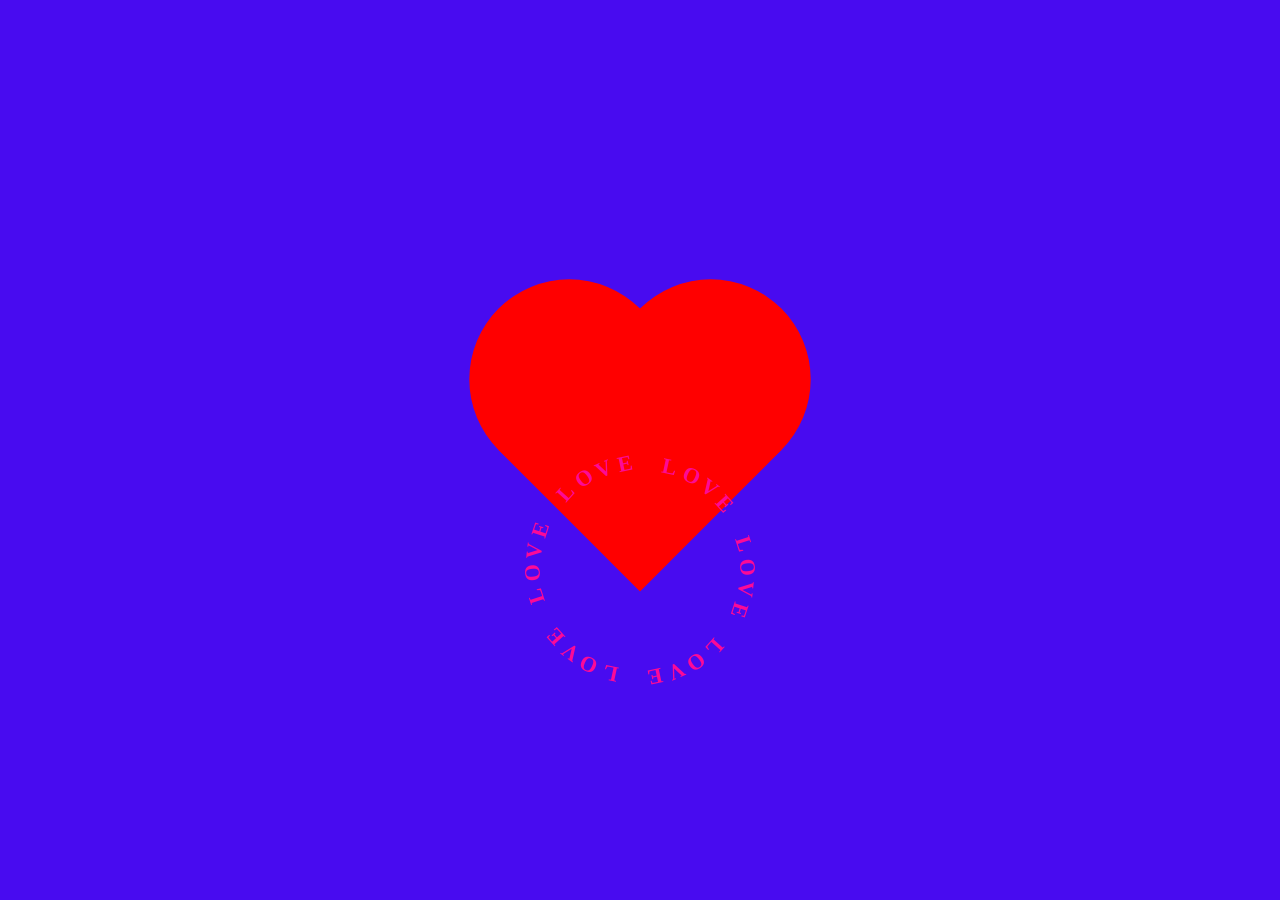
<file: love/index.html>
<!DOCTYPE html>
<html lang="en">
<head>
    <meta charset="UTF-8">
    <title>Heart Love Animation</title>
    <link rel="stylesheet" href="style.css">
</head>
<body>

    <div class="heart"></div>
    <div class="circle-text" id="circleText"></div>

    <script src="script.js"></script>
</body>
</html>
</file>
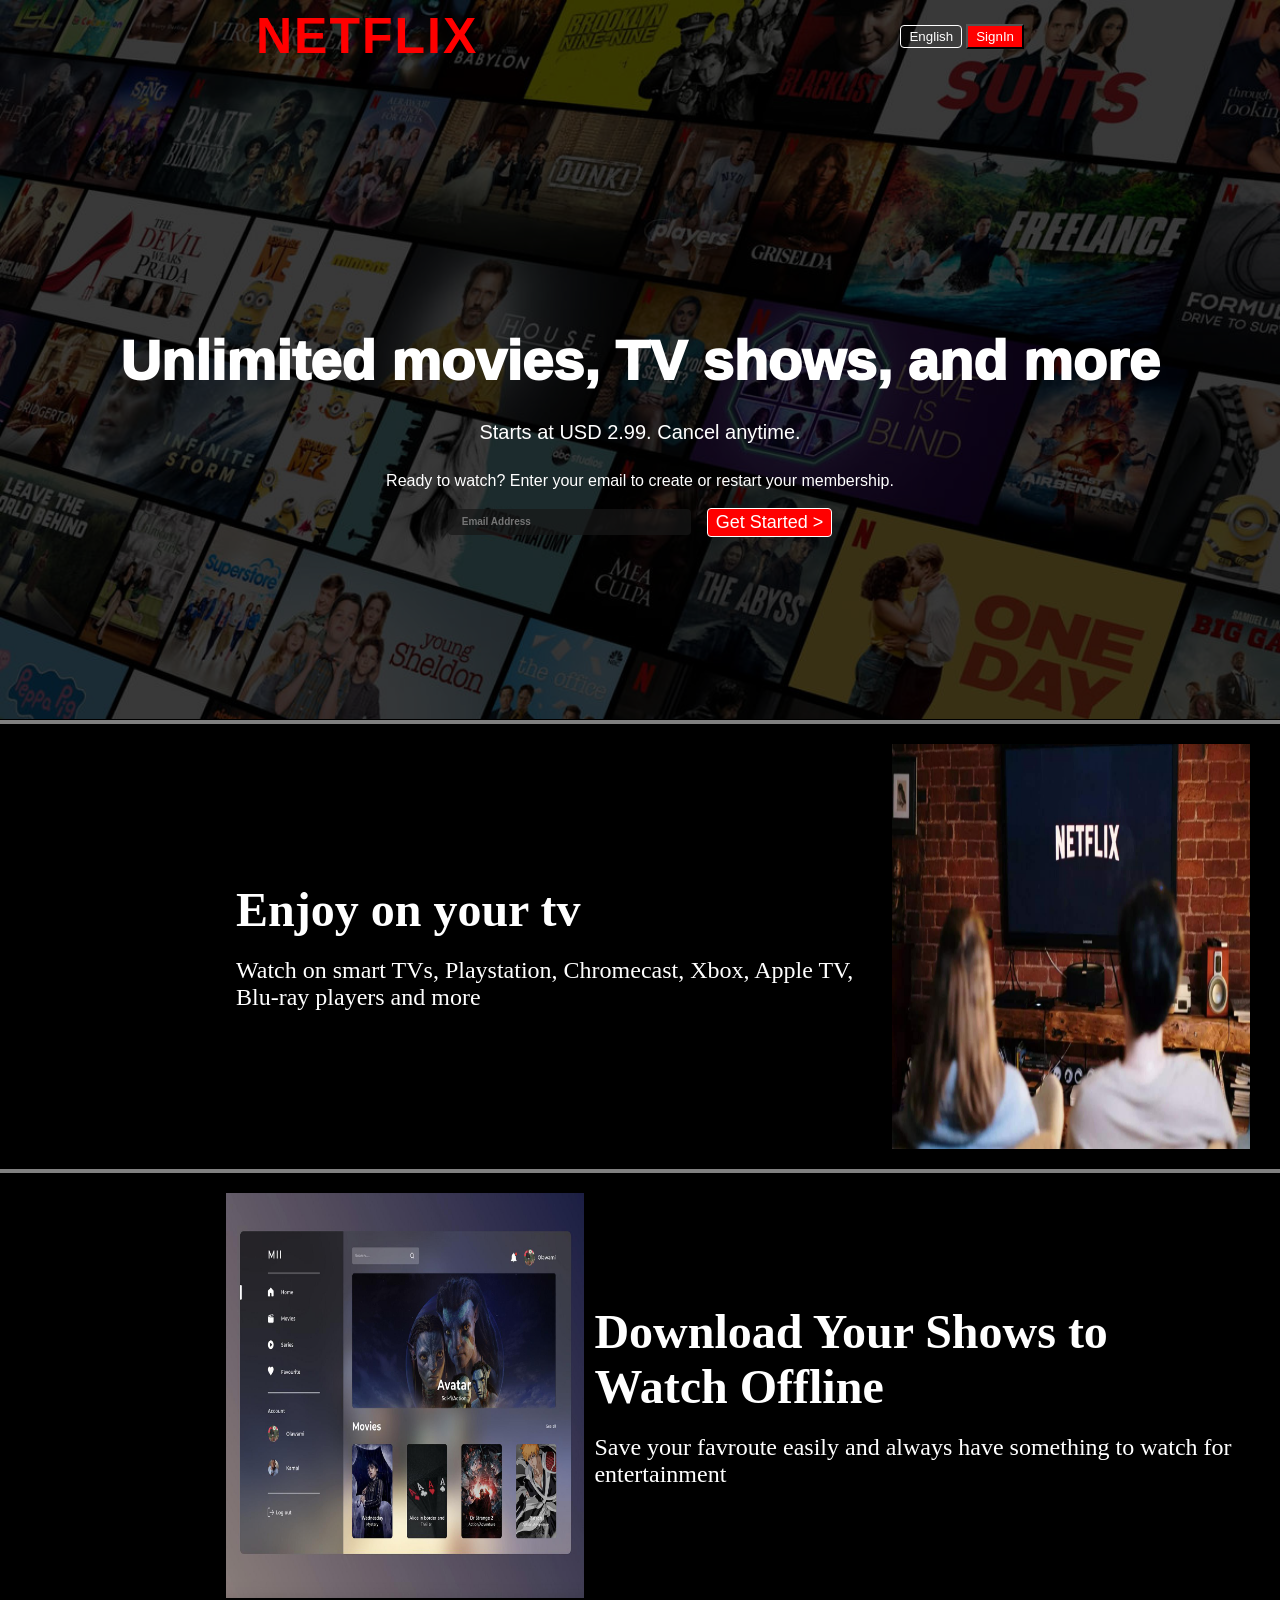
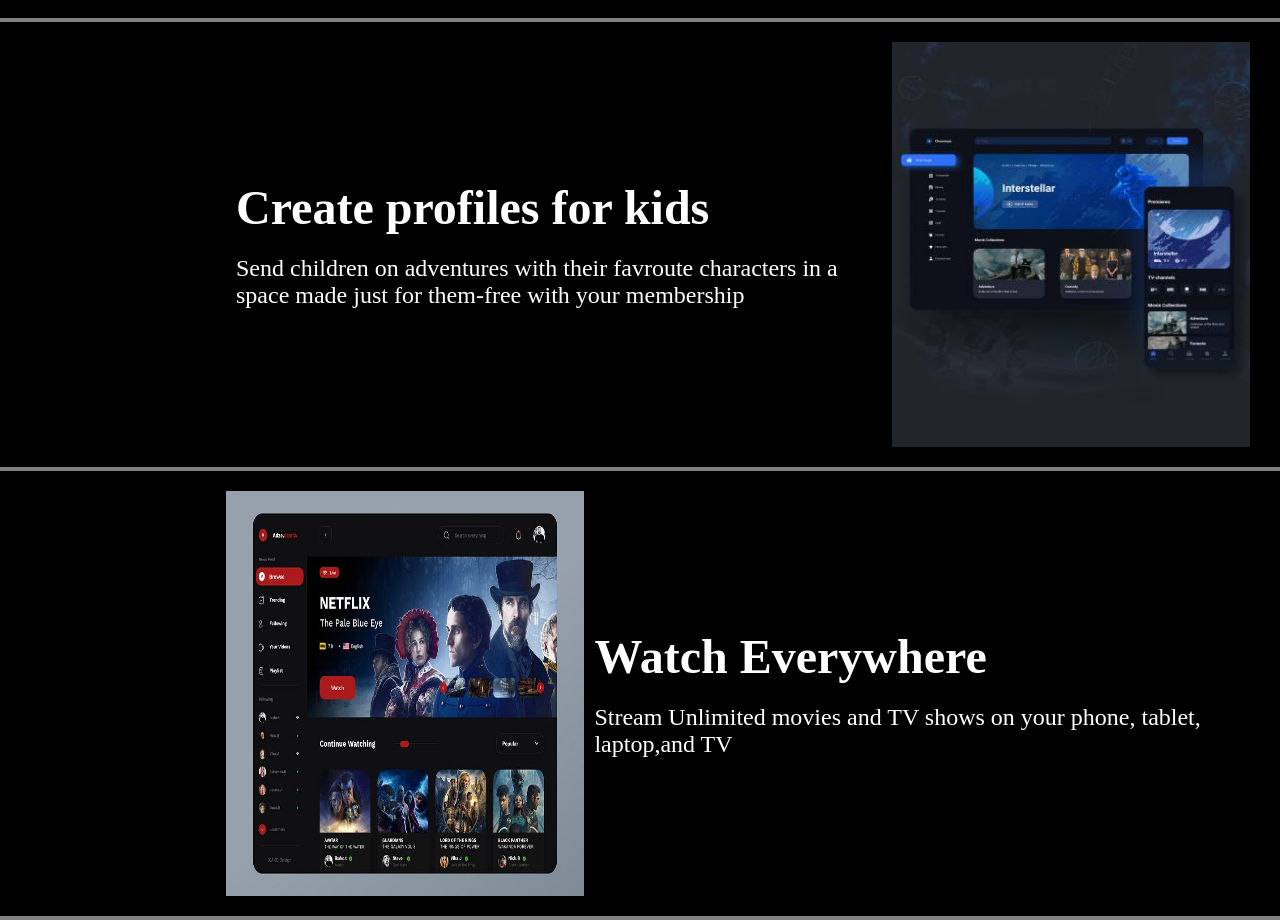
<file: Netflix.html/index.html>
<!DOCTYPE html>
<html lang="en">

<head>
    <meta charset="UTF-8">
    <meta name="viewport" content="width=device-width, initial-scale=1.0">
    <title>Netflix India - Watch TV Shows Online, Watch Movies Online</title>
    <link rel="stylesheet" href="style.css">
</head>

<body>

    <div class="main">
        <nav>
            <span>
                <logo>NETFLIX</logo>
            </span>
            <div>
                <button class="btn">English</button>
                <button class="btn-red-sm">SignIn</button>
            </div>


        </nav>
        <div class="box">
        </div>
        <div class="hero">
            <span class="para1">Unlimited movies, TV
                shows, and more</span>
            <span class="para2">Starts at USD 2.99. Cancel anytime.</span>
            <span class="para3"> Ready to watch? Enter your email to create or restart your membership.</span>
            <div class="hero-buttons">
                <input type="text" placeholder="Email Address">
                <button class="btn btn-red">Get Started &gt;</button>
            </div>
        </div>
    </div>
    <div class="sepration"></div>
    <section class="one">
        <div>
            <span class="first child"> Enjoy on your tv</span>

            <span class="second child">Watch on smart TVs, Playstation, Chromecast, Xbox, Apple TV, Blu-ray players and
                more</span>
        </div>
        <div class="secImg">
            <img src="ImgSec1.jpeg" alt="" srcset="">

        </div>
    </section>
    <div class="sepration"></div>

    <section class="one">
        <div class="secImg">
            <img src="ImgSec2.jpeg" alt="" srcset="">
        </div>
        <div>
            <span class="first child"> Download Your Shows to Watch Offline</span>

            <span class="second child">Save your favroute easily and always have something to watch for
                entertainment</span>
        </div>
    </section>
    <div class="sepration"></div>
    <section class="one">
        <div>
            <span class="first child"> Create profiles for kids</span>

            <span class="second child">Send children on adventures with their favroute characters in a space made just
                for them-free with your membership</span>
        </div>
        <div class="secImg">
            <img src="ImgSec3.jpeg" alt="" srcset="">

        </div>
    </section>
    <div class="sepration"></div>
    <section class="one">
        <div class="secImg">
            <img src="ImgSec4.jpeg" alt="" srcset="">
        </div>
        <div>
            <span class="first child"> Watch Everywhere</span>

            <span class="second child">Stream Unlimited movies and TV shows on your phone, tablet, laptop,and TV</span>
        </div>
    </section>
    <div class="sepration"></div>

    <section class="faq">

    </section>
</body>

</html>
</file>
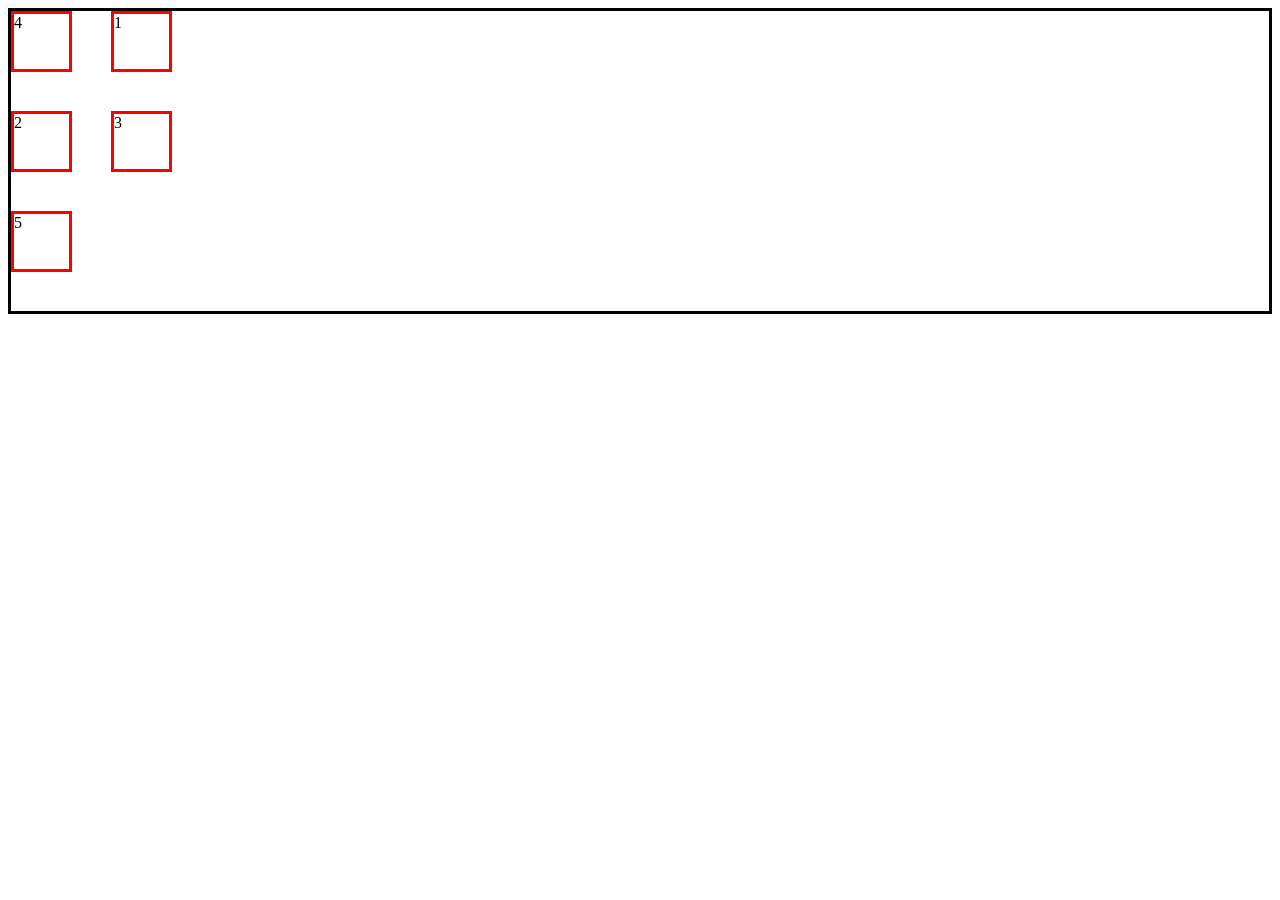
<file: video 39/index.html>
<!DOCTYPE html>
<html lang="en">
<head>
    <meta charset="UTF-8">
    <meta name="viewport" content="width=device-width, initial-scale=1.0">
    <title>Document</title>
    <link rel="stylesheet" href="style.css">
</head>
<body>
    <div class="container">
        <div class="item">1</div>
        <div class="item">2</div>
        <div class="item">3</div>
        <div class="item item-4">4</div>
        <div class="item">5</div>
    </div>
</body>
</html>
</file>
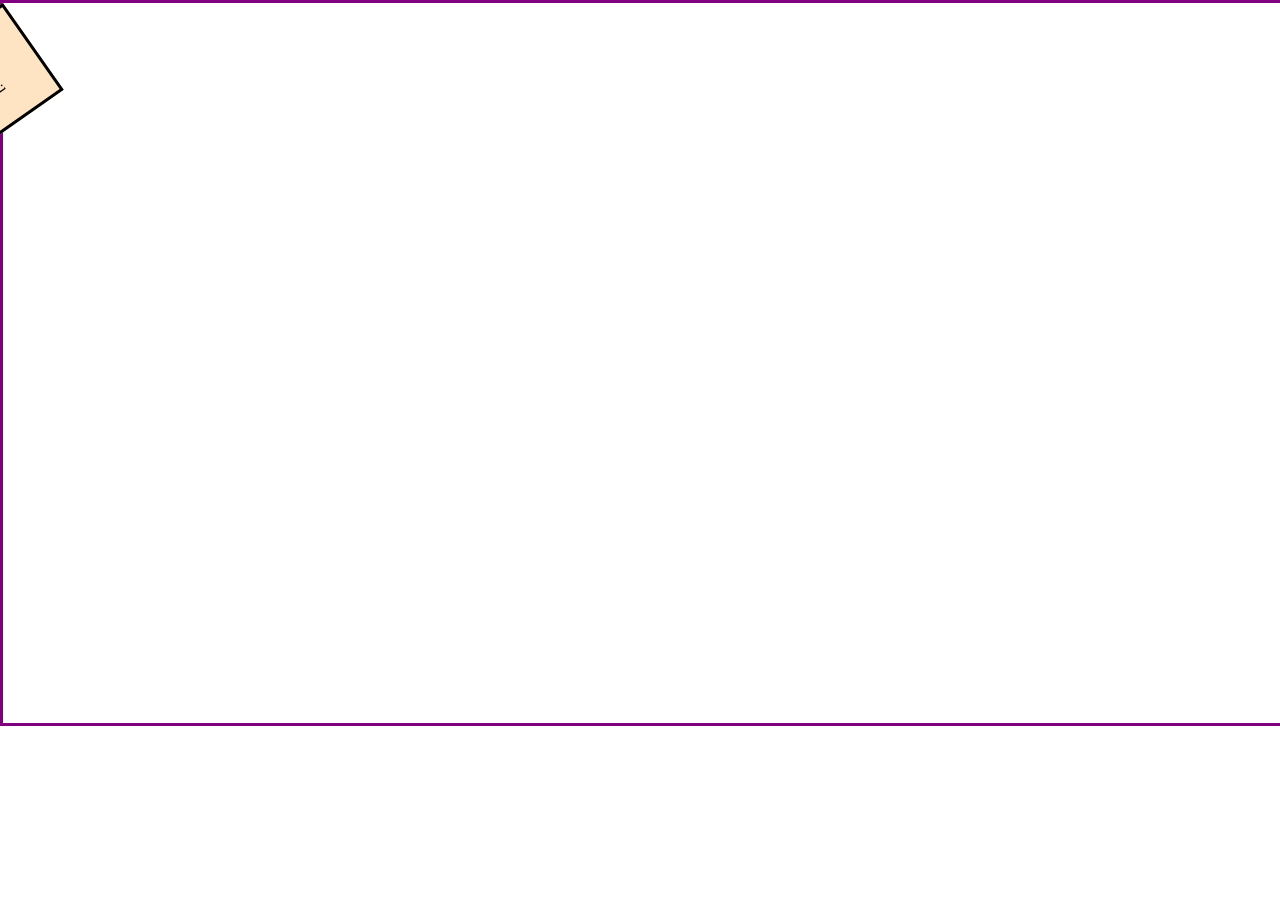
<file: video 42/index.html>
<!DOCTYPE html>
<html lang="en">

<head>
    <meta charset="UTF-8">
    <meta name="viewport" content="width=device-width, initial-scale=1.0">
    <title>Document</title>
    <link rel="stylesheet" href="style.css">
</head>

<body>
    <div class="container">
        <div class="box">
            Nikhil 
        </div>
    </div>
</body>

</html>
</file>
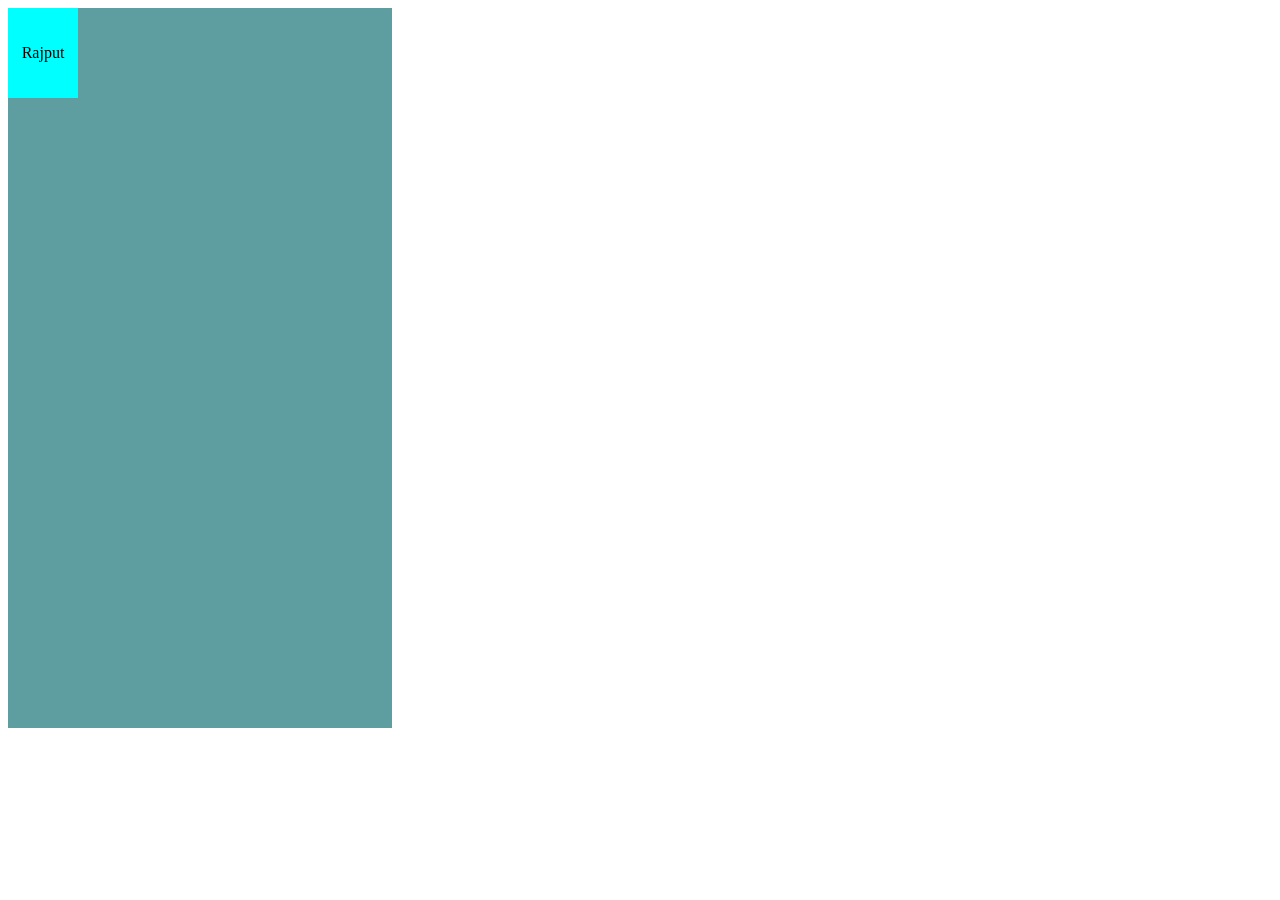
<file: Video 46/index.html>
<!DOCTYPE html>
<html lang="en">
<head>
    <meta charset="UTF-8">
    <meta name="viewport" content="width=device-width, initial-scale=1.0">
    <title>CSS Animation</title>
    <link rel="stylesheet" href="style.css">
</head>
<body>
   <div class="container">
    <div class="box">
        Rajput
    </div>
   </div> 
</body>
</html>
</file>
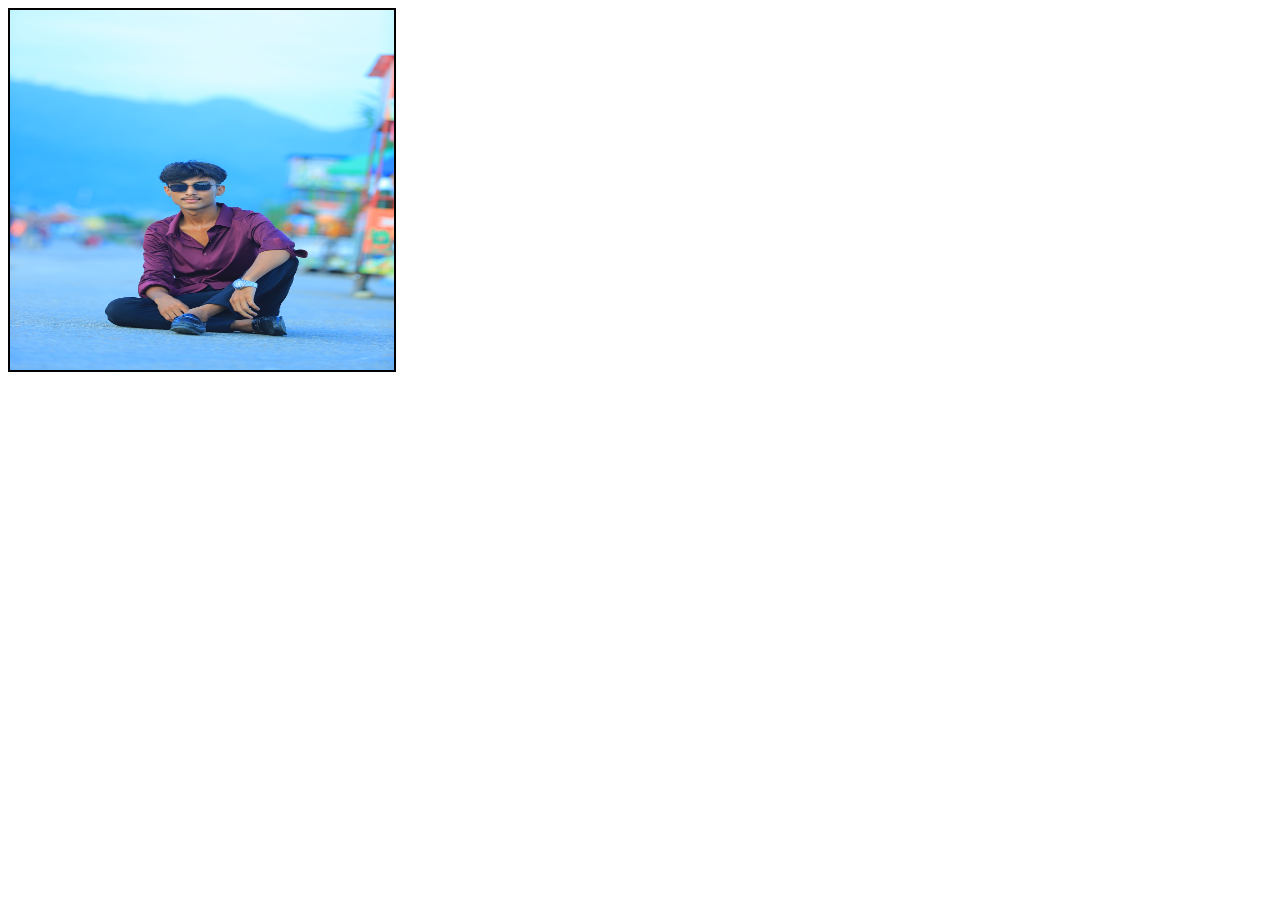
<file: Video 49/index.html>
<!DOCTYPE html>
<html lang="en">
<head>
    <meta charset="UTF-8">
    <meta name="viewport" content="width=device-width, initial-scale=1.0">
    <title>Object Fit and Position</title>
    <link rel="stylesheet" href="style.css">
</head>
<body>
    <div class="container">
<img src="picsart.JPG">
    </div>
</body>
</html>
</file>
<file: love/style.css>
body {
    margin: 0;
    height: 100vh;
    display: flex;
    justify-content: center;
    align-items: center;
    background: #480bf0;
    overflow: hidden;
}

/* Heart Shape */
.heart {
    position: absolute;
    width: 200px;
    height: 200px;
    background: red;
    transform: rotate(-45deg);
    animation: pulse 1.5s infinite;
}

.heart::before,
.heart::after {
    content: "";
    position: absolute;
    width: 200px;
    height: 200px;
    background: red;
    border-radius: 50%;
}

.heart::before {
    top: -100px;
    left: 0;
}

.heart::after {
    left: 100px;
    top: 0;
}

/* Rotating Text */
.circle-text {
    position: absolute;
    width: 300px;
    height: 300px;
    animation: rotate 8s linear infinite;
}

.circle-text span {
    position: absolute;
    left: 50%;
    top: 50%;
    transform-origin: 0 120px;
    font-size: 22px;
    font-weight: bold;
    color: rgb(252, 10, 151);
}

/* Animations */
@keyframes rotate {
    from { transform: rotate(0deg); }
    to { transform: rotate(360deg); }
}

@keyframes pulse {
    0% { transform: rotate(-45deg) scale(1); }
    50% { transform: rotate(-45deg) scale(1.1); }
    100% { transform: rotate(-45deg) scale(1); }
}
</file>
<file: Netflix.html/style.css>
* {
  padding: 0;
  margin: 0;
}
@import url("https://fonts.googleapis.com/css2?family=Bebas+Neue&display=swap");

@import url("https://fonts.googleapis.com/css2?family=Martel+Sans:wght@200;300;400;600;700;800;900&display=swap");

body{
  background-color: black;
}

.main {
  background-image: url("netflix.jpg");
  background-position: center center;
  background-repeat: no-repeat;
  background-size: max(1000px, 100vw);
  height: 80vh;
  position: relative;
}

.main .box {
  height: 100%;          /* use 100% to fill parent, not 80vh again */
  width: 100%;
  opacity: 0.7;          /* increase from 0.44 for a darker overlay */
  background-color: black;
  position: absolute;
  top: 0;
  left: 0;               /* add this so it aligns from the left edge */
}

nav {
  display: flex;
  max-width: 60vw;
  margin: auto;
  justify-content: space-between;
  align-items: center;
  height: 72px;
}
nav logo {
  color: red;
  width: 110px;
  position: relative;
  z-index: 10;
  font-family: "Bebas Neue", sans-serif;
  font-weight: bolder;
  font-size: 50px;
  text-transform: uppercase;
  letter-spacing: 2px;
  display: block;
  transform: scaleZ(2.15);
}
nav button {
  position: relative;
  z-index: 10;
}
.hero {
  color: white;
  height: 100%;
  display: flex;
  align-items: center;
  justify-content: center;
  flex-direction: column;
  position: relative;
  font-family: "Martel Sans", sans-serif;
  gap: 18px;
  padding: 0px 30px;
}
.para1{
  font-weight: 1000;
  font-size: 56px;
}
.para2{
  margin: 10px;
  font-size: 20px;
  font-weight: 500;
}
.para3{
  /* margin: 10px; */
  font-size: 16px;
  font-weight: 400;
}

.sepration{
  height: 4px;           /* thickness of the line */
  background-color: #808080;  /* grey color */
  width: 100%;
  display: block;
  margin: 0;
  padding: 0;
}

.btn{
  padding: 3px 8px;
  font-weight: 400;
  background-color: rgba(248,243,243,0.021);
  color: white;
  border: 1px solid white;
  border-radius: 4px;
  /* cursor: pointer; */

}
.btn-red-sm{
background-color: red;
padding: 3px 8px;
color: white;

}

.btn-red{
background-color: red;
color: white;
font-size: 18px;
border-radius: 4px;
}
.main input{
  padding: 7px 100px 8px 14px;
  font-weight: 900;
  font-size: 10px;
  border-radius: 4px;
  background-color: rgba(23,23,23,0.7);
  border: 1px rgba(246,238,238,0.5);
  color: white;
}
.hero-buttons{
  display: flex;
  align-items: center;
  justify-content: center;
  gap: 16px;
}
.one{
  display: flex;
  justify-content: center;
  max-width: 80vw;
  margin: auto;
  color: white;
  align-items: center;
  font-size: 30px;
  font-weight: bold ;
  margin-right: 10px;
  padding: 20px;
}
.secImg{
  position: relative;
}
.secImg img{
  width: 28vw;
  height: 45vh;
  
}
 .first {
  font-size: 48px;
  font-weight: bolder;
  margin: 10px;
 }
.second {
    font-size: 24px;
    font-weight: 500;
    margin: 10px;
}
section.one > div{
  display: flex;
  flex-direction: column;
}
.third {
  font-size: 48px;
  font-weight: bolder;
  color: white;
  margin: 20px;
 }
.fourth {
    font-size: 24px;
    font-weight: 500;
    color: white;
    margin: 20px;
}
</file>
<file: video 39/style.css>
.container{
border: 3px solid black;
display: grid;
grid-template-columns: 100px 200px;
grid-template-rows: 100px 100px 100px;

}
.item{
border: 3px solid red;
height: 55px;
width: 55px;
}
.item-4{
    grid-column: 1/2;
    grid-row: 1/2;
}
</file>
<file: video 42/style.css>
*{
    margin: 0;
    padding: 0;
}
.box{
    width: 100px;
    height: 100px;
    border: 3px solid black;
    background-color: bisque;
    /* transform: rotate(60deg); */
    /* transform: skewX(10deg); */
    /* transform: translate(30%); */
    /* transform: translate(39%) skew(30deg) translateY(20%); */
    transform-origin: -0% -0%;
    transform: rotate(55deg);
    display: flex;
    align-items: center;
    justify-content: center;
}
.container{
    width: 100vw;
    height: 80vh;
    border: 3px solid purple;
}
</file>
<file: Video 46/style.css>
.container {
  height: 80vh;
  width: 30vw;
  background-color: cadetblue;
}
.box {
  width: 70px;
  height: 90px;
  background-color: aqua;
  display: flex;
  justify-content: center;
  align-items: center;
  /* animation-name: harryKaAnimation;
  animation-duration: 3s;
  animation-iteration-count: infinite;
  animation-timing-function: ease-in-out;
  animation-delay: 2s;
  animation-direction: reverse;
  animation-direction: alternate-reverse; */
animation: harryKaAnimation 3s ease-in-out 2s infinite reverse ,
           identifier  3s ease-in-out 3s infinite;
}
@keyframes harryKaAnimation {
  from {
  }

  to {
    transform: translateX(1000px);
  }
}
@keyframes identifier {
    0%{
transform: rotate(100deg);
    }
    10%{
        transform: rotate(200deg);
    }
    40%{
        transform: rotate(250deg);
    }
    60%{
        transform: rotate(220deg);
    }
    80%{
        transform: rotate(290deg);
    }
    100%{
        transform: rotate(300deg);
    }
}
</file>
<file: Video 49/style.css>
.container{
    height: 40vh;
    width: 30vw;
    border: 2px solid black;
    background-color: rgb(6, 242, 250);
    /* border-radius: 99px; */
    
}
img{
    width: 30vw;
    height: 40vh;
    /* object-fit: cover; */
    object-position: middle;
    /* object-fit: contain; */
    object-fit: fill;
}
</file>
